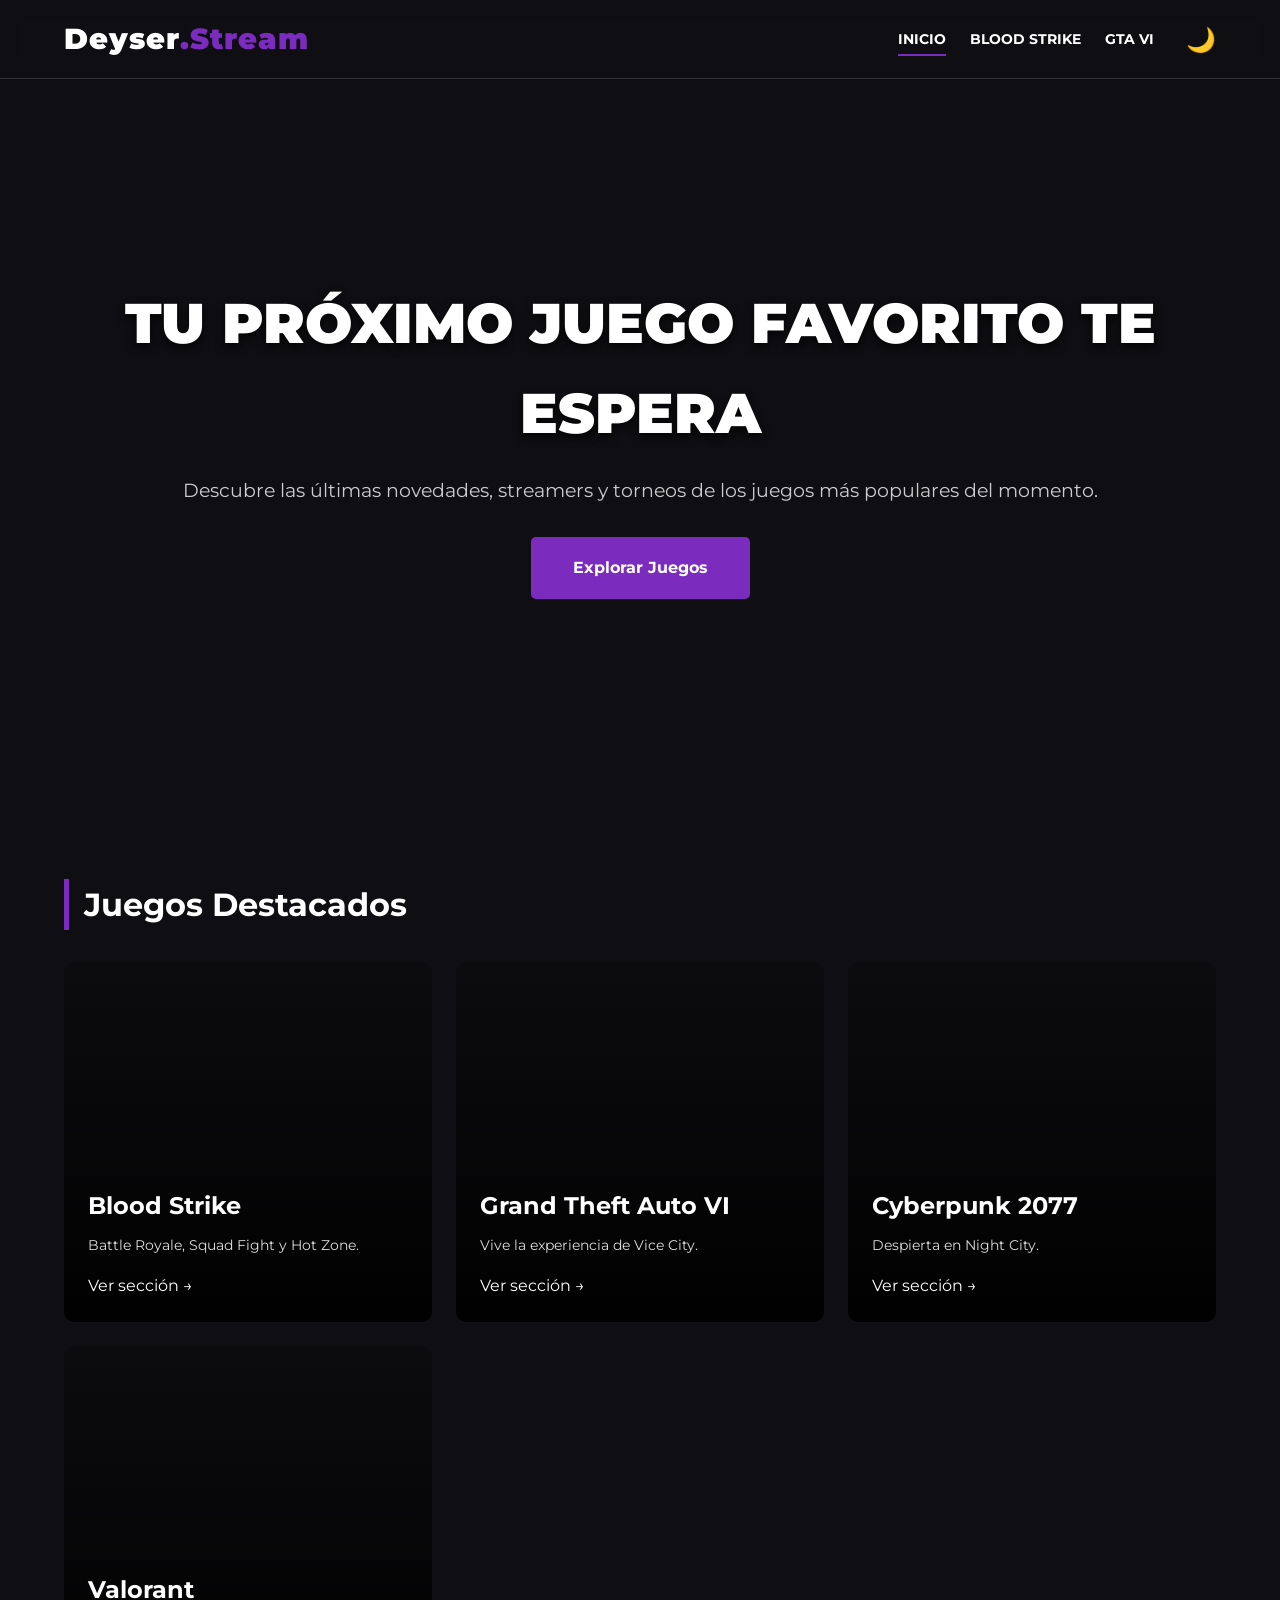
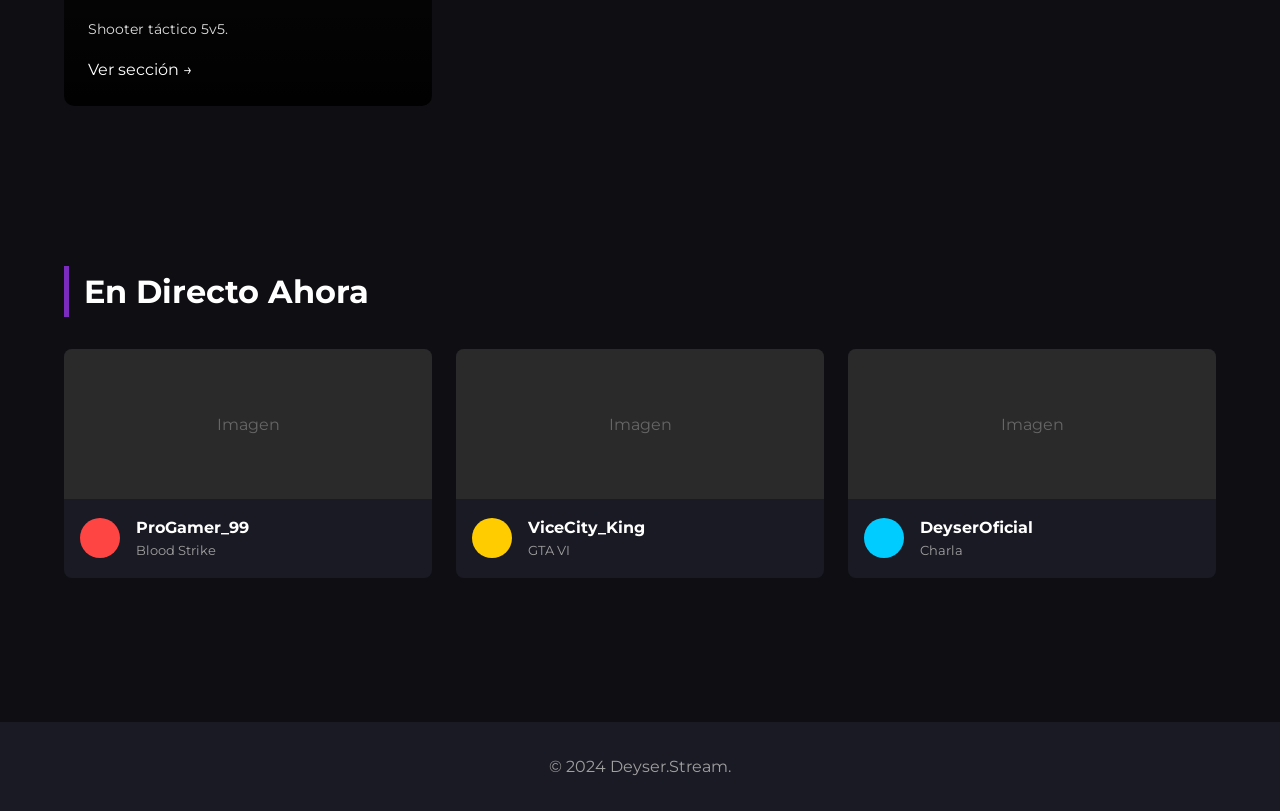
<file: index.html>
﻿<!DOCTYPE html>
<html lang="es">
<head>
    <meta charset="UTF-8">
    <meta name="viewport" content="width=device-width, initial-scale=1.0">
    <title>Deyser.Stream - Tu portal de streaming</title>
    <meta name="description" content="Descubre las últimas novedades, streamers y torneos de los juegos más populares.">
    <link rel="icon" href="data:image/svg+xml,<svg xmlns=%22http://www.w3.org/2000/svg%22 viewBox=%220 0 100 100%22><text y=%22.9em%22 font-size=%2290%22>🎮</text></svg>">
    <link href="https://fonts.googleapis.com/css2?family=Montserrat:wght@400;700;900&display=swap" rel="stylesheet">
    <link rel="stylesheet" href="css/style.css">
</head>
<body>    <header>
        <div class="logo">
            <a href="index.html">Deyser<span>.Stream</span></a>
        </div>
        <nav>
            <div class="nav-links">
                <a href="index.html" class="active">Inicio</a>
                <a href="pages/bloodstrike.html" class="">Blood Strike</a>
                <a href="pages/gtavi.html" class="">GTA VI</a>
            </div>
            <div class="nav-actions">
                <button id="theme-toggle" class="theme-btn" aria-label="Cambiar tema">🌙</button>
                <button class="hamburger" aria-label="Menú">
                    <span></span><span></span><span></span>
                </button>
            </div>
        </nav>
    </header>    <main>
        <section class="hero" style="background-image: linear-gradient(rgba(15, 15, 19, 0.8), rgba(15, 15, 19, 0.9)), url('https://images.unsplash.com/photo-1542751371-adc38448a05e?ixlib=rb-4.0.3&auto=format&fit=crop&w=1920&q=80');">
            <div class="hero-content">
                <h2>Tu próximo juego favorito te espera</h2>
                <p>Descubre las últimas novedades, streamers y torneos de los juegos más populares del momento.</p>
                <a href="#destacados" class="btn-primary">Explorar Juegos</a>
            </div>
        </section>

        <section id="destacados" class="featured-games">
            <h2 class="section-title">Juegos Destacados</h2>
            <div class="games-grid">
                <a href="pages/bloodstrike.html" class="game-card bloodstrike-card"><div class="card-content"><h3>Blood Strike</h3><p>Battle Royale, Squad Fight y Hot Zone.</p><span class="play-btn">Ver sección →</span></div></a>
                <a href="pages/gtavi.html" class="game-card gtavi-card"><div class="card-content"><h3>Grand Theft Auto VI</h3><p>Vive la experiencia de Vice City.</p><span class="play-btn">Ver sección →</span></div></a>
                <a href="#" class="game-card cyberpunk-card"><div class="card-content"><h3>Cyberpunk 2077</h3><p>Despierta en Night City.</p><span class="play-btn">Ver sección →</span></div></a>
                <a href="#" class="game-card valorant-card"><div class="card-content"><h3>Valorant</h3><p>Shooter táctico 5v5.</p><span class="play-btn">Ver sección →</span></div></a>
            </div>
        </section>

        <section class="live-streams">
            <h2 class="section-title">En Directo Ahora</h2>
            <div class="streams-grid">
                <div class="stream-card"><div class="stream-thumbnail" style="background:#2a2a2a; display:flex; align-items:center; justify-content:center; color:#666;">Imagen</div><div class="stream-info"><div class="avatar" style="background:#ff4444;"></div><div><h4>ProGamer_99</h4><p>Blood Strike</p></div></div></div>
                <div class="stream-card"><div class="stream-thumbnail" style="background:#2a2a2a; display:flex; align-items:center; justify-content:center; color:#666;">Imagen</div><div class="stream-info"><div class="avatar" style="background:#ffcc00;"></div><div><h4>ViceCity_King</h4><p>GTA VI</p></div></div></div>
                <div class="stream-card"><div class="stream-thumbnail" style="background:#2a2a2a; display:flex; align-items:center; justify-content:center; color:#666;">Imagen</div><div class="stream-info"><div class="avatar" style="background:#00ccff;"></div><div><h4>DeyserOficial</h4><p>Charla</p></div></div></div>
            </div>
        </section>
    </main>
    <footer><p>&copy; 2024 Deyser.Stream.</p></footer>
    <script src="js/main.js"></script>
</body>
</html>
</file>
<file: css/style.css>
﻿/* =========================================
   VARIABLES Y RESET
   ========================================= */
:root {
    --bg-dark: #0f0f13;
    --bg-card: #1a1a24;
    --primary: #7b2cbf;
    --primary-hover: #9d4edd;
    --text-main: #ffffff;
    --text-muted: #a0a0a0;
    --border-color: #333333;
}

body.light-mode {
    --bg-dark: #f4f4f9;
    --bg-card: #ffffff;
    --text-main: #121212;
    --text-muted: #555555;
    --border-color: #dddddd;
}

* { 
    margin: 0; 
    padding: 0; 
    box-sizing: border-box; 
    font-family: 'Montserrat', sans-serif;
    transition: background-color 0.3s, color 0.3s;
}

html { scroll-behavior: smooth; }

body {
    background-color: var(--bg-dark) !important;
    color: var(--text-main) !important;
    line-height: 1.6;
    overflow-x: hidden;
}

/* Scrollbar */
::-webkit-scrollbar { width: 8px; }
::-webkit-scrollbar-track { background: var(--bg-dark); }
::-webkit-scrollbar-thumb { background: var(--primary); border-radius: 4px; }

/* =========================================
   HEADER Y NAVEGACIÓN (Estructura a prueba de fallos)
   ========================================= */
header {
    background-color: rgba(15, 15, 19, 0.95);
    padding: 1rem 5%;
    display: flex !important;
    justify-content: space-between !important;
    align-items: center !important;
    position: sticky;
    top: 0;
    z-index: 1000;
    border-bottom: 1px solid var(--border-color);
    backdrop-filter: blur(10px);
}
body.light-mode header { background-color: rgba(244, 244, 249, 0.95); }

.logo a {
    font-size: clamp(1.5rem, 4vw, 1.8rem);
    font-weight: 900;
    color: var(--text-main) !important;
    text-decoration: none !important;
    letter-spacing: 1px;
}
.logo span { color: var(--primary) !important; }

nav {
    display: flex;
    align-items: center;
    gap: 2rem;
}

.nav-links {
    display: flex;
    align-items: center;
    gap: 1.5rem;
}

.nav-links a {
    color: var(--text-main) !important;
    text-decoration: none !important;
    font-weight: 700;
    font-size: 0.9rem;
    text-transform: uppercase;
    transition: color 0.3s;
    position: relative;
}

.nav-links a::after {
    content: ''; position: absolute; width: 0; height: 2px; bottom: -5px; left: 0;
    background-color: var(--primary); transition: width 0.3s;
}
.nav-links a:hover::after, .nav-links a.active::after { width: 100%; }
.nav-links a:hover { color: var(--primary) !important; }

.nav-actions { display: flex; align-items: center; gap: 1rem; }

.theme-btn {
    background: none; border: none; font-size: 1.5rem; cursor: pointer;
    transition: transform 0.3s;
}
.theme-btn:hover { transform: scale(1.2) rotate(15deg); }

/* Botón Hamburguesa (Oculto en PC) */
.hamburger {
    display: none; background: none; border: none; cursor: pointer;
    flex-direction: column; gap: 5px; z-index: 1001;
}
.hamburger span {
    display: block; width: 25px; height: 3px; background-color: var(--text-main);
    transition: all 0.3s ease;
}

/* =========================================
   CONTENIDO GENERAL
   ========================================= */
.hero {
    min-height: 80svh;
    display: flex; align-items: center; justify-content: center; text-align: center;
    background-size: cover; background-position: center; padding: 0 20px;
}
.hero-content { position: relative; z-index: 2; }
.hero h2 { font-size: clamp(2rem, 6vw, 3.5rem); font-weight: 900; margin-bottom: 1rem; text-transform: uppercase; color: #fff; text-shadow: 0 4px 10px rgba(0,0,0,0.8); }
.hero p { font-size: clamp(1rem, 2vw, 1.2rem); color: #ccc; margin-bottom: 2rem; }

.btn-primary {
    display: inline-block; background-color: var(--primary); color: white;
    padding: 1rem 2.5rem; text-decoration: none; font-weight: 700;
    border-radius: 5px; transition: all 0.3s; border: 2px solid transparent;
}
.btn-primary:hover { background-color: transparent; border-color: var(--primary); color: var(--primary); box-shadow: 0 0 15px var(--primary); transform: translateY(-3px); }

section { padding: clamp(3rem, 8vw, 5rem) 5%; }
.section-title { font-size: clamp(1.5rem, 4vw, 2rem); margin-bottom: 2rem; border-left: 5px solid var(--primary); padding-left: 15px; }

/* Grids */
.games-grid, .streams-grid {
    display: grid;
    grid-template-columns: repeat(auto-fit, minmax(clamp(250px, 100%, 300px), 1fr));
    gap: 1.5rem;
}

.game-card {
    height: clamp(300px, 40vh, 400px);
    border-radius: 10px; text-decoration: none; color: white;
    display: flex; align-items: flex-end; padding: 1.5rem;
    position: relative; overflow: hidden; transition: transform 0.3s;
}
.game-card:hover { transform: scale(1.02) translateY(-5px); }
.game-card::after {
    content: ''; position: absolute; inset: 0;
    background: linear-gradient(to top, rgba(0,0,0,0.95), rgba(0,0,0,0.2));
    z-index: 1;
}
.card-content { position: relative; z-index: 2; }
.card-content h3 { font-size: clamp(1.2rem, 3vw, 1.5rem); margin-bottom: 0.5rem; }
.card-content p { color: #ddd; margin-bottom: 1rem; font-size: 0.9rem; }

/* Fondos de tarjetas */
.bloodstrike-card { background: url('https://images.unsplash.com/photo-1538481199705-c710c4e965fc?auto=format&fit=crop&w=600&q=80') center/cover; }
.gtavi-card { background: url('https://images.unsplash.com/photo-1511512578047-dfb367046420?auto=format&fit=crop&w=600&q=80') center/cover; }
.cyberpunk-card { background: url('https://images.unsplash.com/photo-1605559911160-a3d95d213904?auto=format&fit=crop&w=600&q=80') center/cover; }
.valorant-card { background: url('https://images.unsplash.com/photo-1542751371-adc38448a05e?auto=format&fit=crop&w=600&q=80') center/cover; }

/* Streams */
.stream-card { background-color: var(--bg-card); border-radius: 8px; overflow: hidden; transition: transform 0.2s; cursor: pointer; }
.stream-card:hover { transform: translateY(-5px); box-shadow: 0 10px 20px rgba(0,0,0,0.3); }
.stream-thumbnail { width: 100%; height: 150px; }
.stream-info { padding: 1rem; display: flex; align-items: center; gap: 1rem; }
.avatar { width: 40px; height: 40px; border-radius: 50%; }
.stream-info h4 { font-size: 1rem; color: var(--text-main); }
.stream-info p { font-size: 0.8rem; color: var(--text-muted); }

footer { text-align: center; padding: 2rem; background-color: var(--bg-card); color: var(--text-muted); margin-top: 4rem; }

/* =========================================
   RESPONSIVE (Móvil)
   ========================================= */
@media (max-width: 850px) {
    .hamburger { display: flex; }
    
    .nav-links {
        position: fixed; top: 0; right: -100%; width: 70%; height: 100vh;
        background-color: var(--bg-dark) !important; flex-direction: column;
        justify-content: center; transition: right 0.4s ease;
        box-shadow: -5px 0 15px rgba(0,0,0,0.5); z-index: 999;
    }
    .nav-links.active { right: 0; }
    .nav-links a { margin: 1rem 0; font-size: 1.5rem; }

    /* Animación X */
    .hamburger.active span:nth-child(1) { transform: translateY(8px) rotate(45deg); }
    .hamburger.active span:nth-child(2) { opacity: 0; }
    .hamburger.active span:nth-child(3) { transform: translateY(-8px) rotate(-45deg); }
}
</file>
